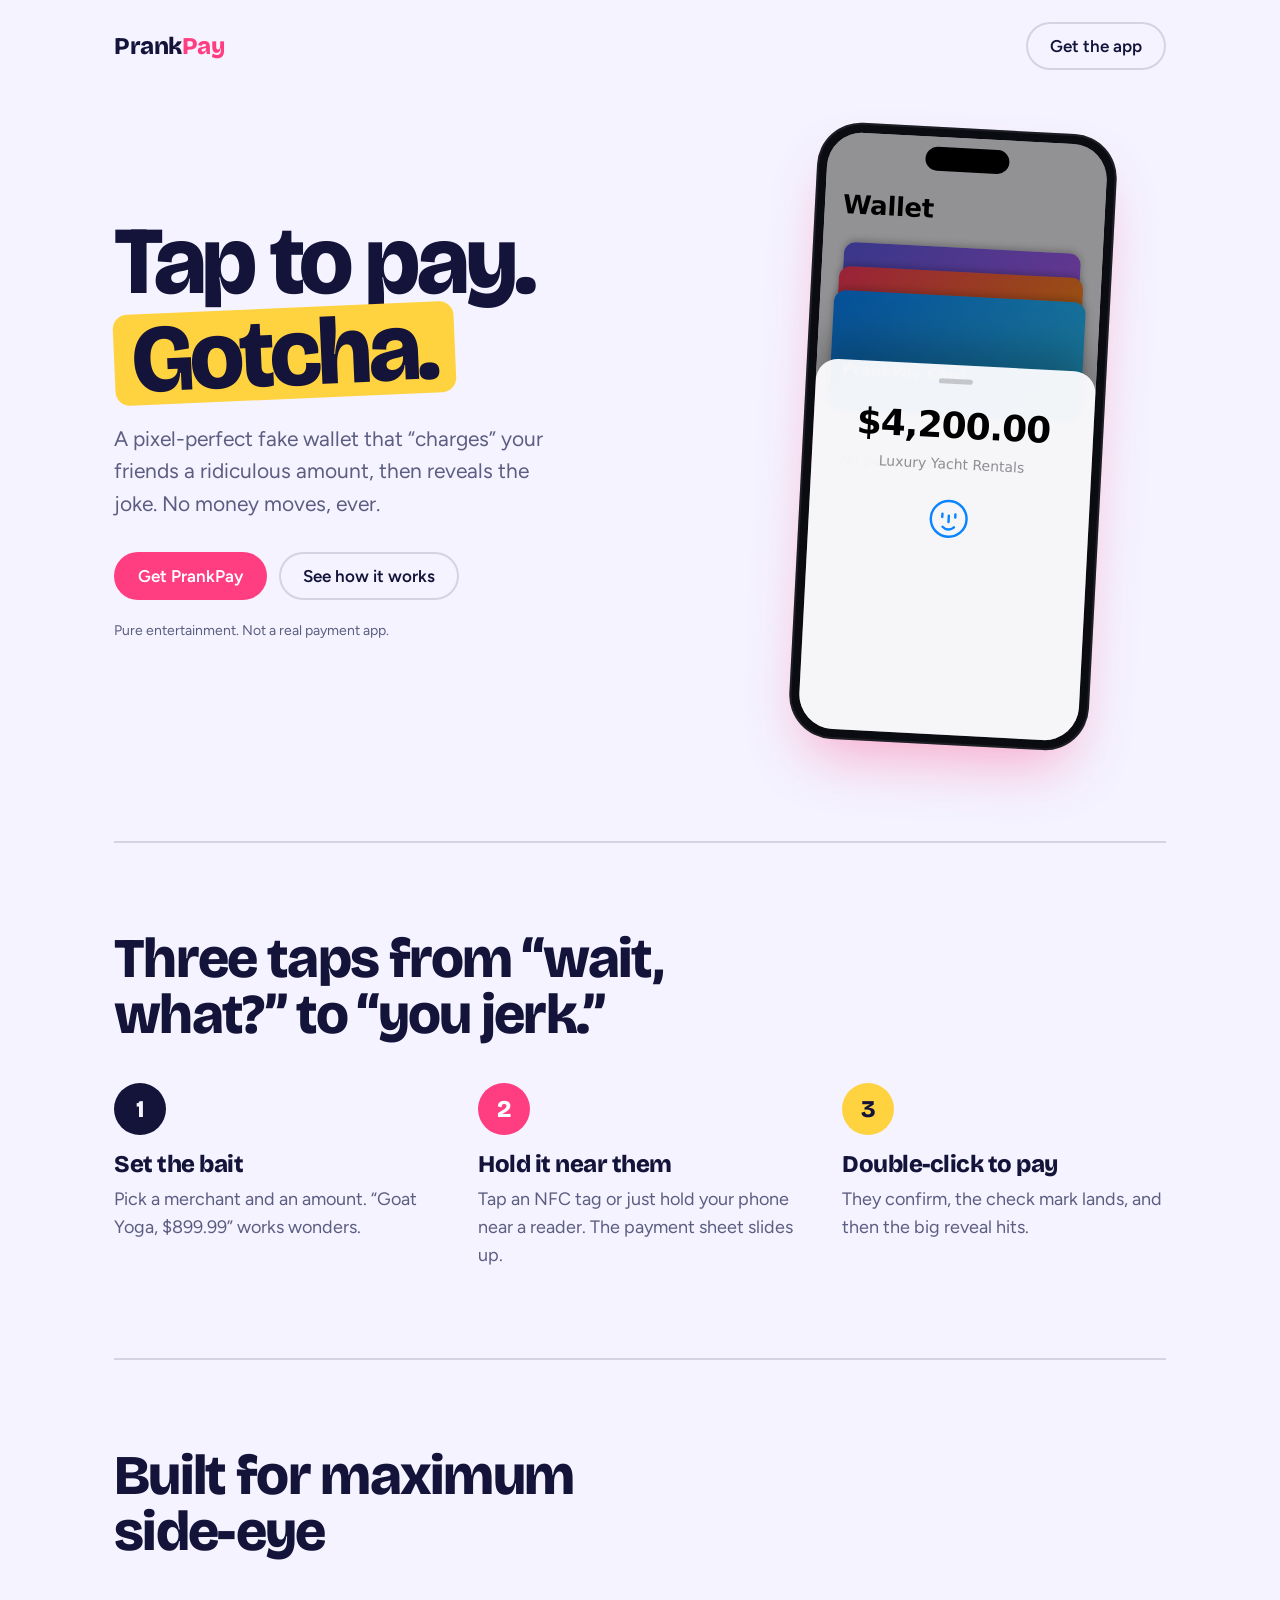
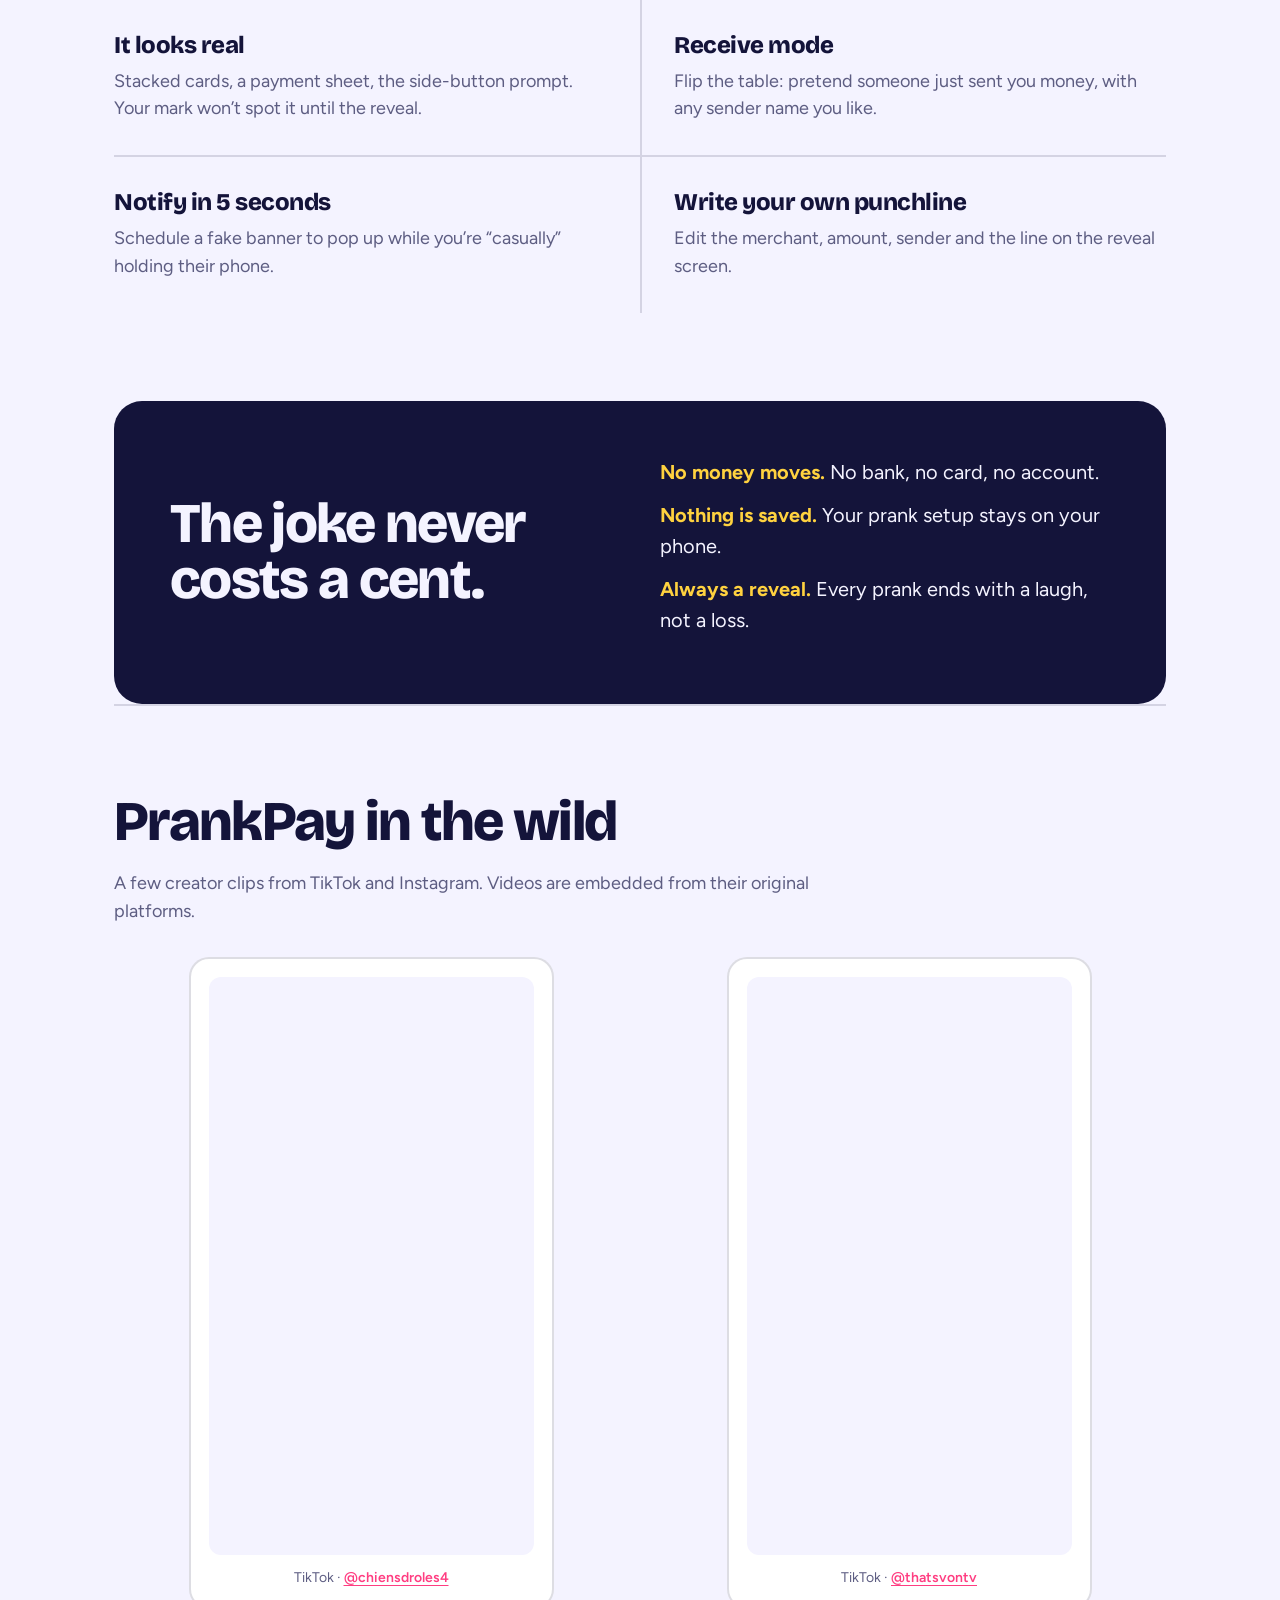
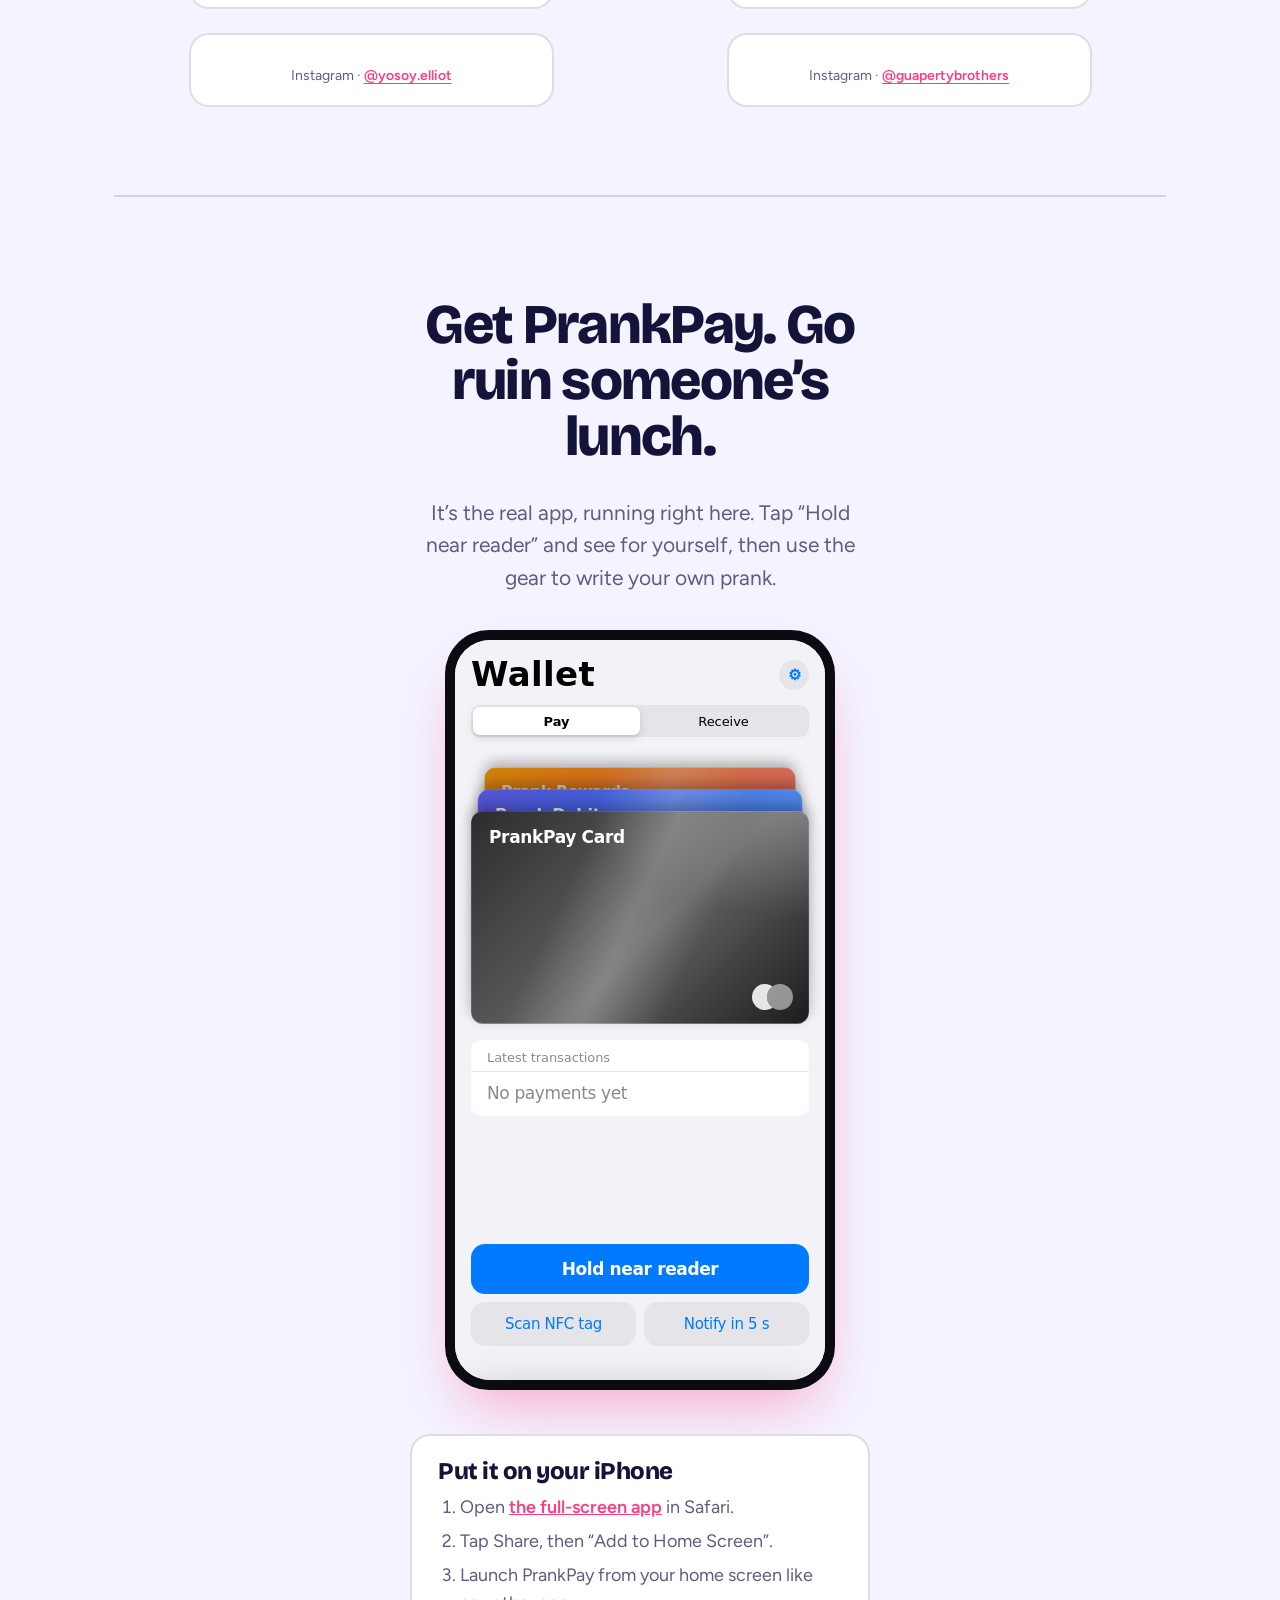
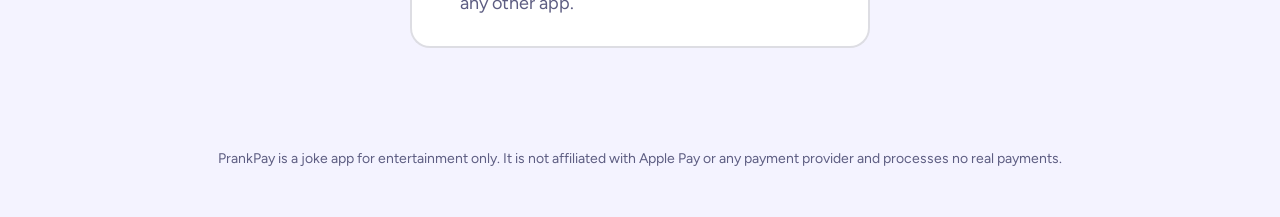
<file: index.html>
<!DOCTYPE html>
<html lang="en">
<head>
<meta charset="utf-8">
<meta name="viewport" content="width=device-width, initial-scale=1, viewport-fit=cover">
<meta name="description" content="Try the viral Apple Pay prank with PrankPay, a fictional wallet for playful reveals. No real payments, cards, or money transfers.">
<meta name="robots" content="index, follow, max-image-preview:large">
<meta name="theme-color" content="#f4f3ff">
<link rel="canonical" href="https://master01x.github.io/ApplePay-Prank/">
<meta property="og:type" content="website">
<meta property="og:site_name" content="PrankPay">
<meta property="og:title" content="PrankPay — Viral Apple Pay Prank">
<meta property="og:description" content="Try the viral Apple Pay prank with PrankPay, a fictional wallet for playful reveals. No real payments or money transfers.">
<meta property="og:url" content="https://master01x.github.io/ApplePay-Prank/">
<meta property="og:image" content="https://master01x.github.io/ApplePay-Prank/icons/social-preview.png">
<meta property="og:image:width" content="1200">
<meta property="og:image:height" content="630">
<meta property="og:image:alt" content="PrankPay — a fictional wallet prank app. No real payments.">
<meta property="og:locale" content="en_US">
<meta name="twitter:card" content="summary_large_image">
<meta name="twitter:title" content="PrankPay — Viral Apple Pay Prank">
<meta name="twitter:description" content="Try the viral Apple Pay prank with PrankPay, a fictional wallet for playful reveals. No real payments or money transfers.">
<meta name="twitter:image" content="https://master01x.github.io/ApplePay-Prank/icons/social-preview.png">
<title>PrankPay — Viral Apple Pay Prank (No Real Payments)</title>
<link rel="icon" href="data:image/svg+xml,%3Csvg xmlns=%27http://www.w3.org/2000/svg%27 viewBox=%270 0 100 100%27%3E%3Ctext y=%27.9em%27 font-size=%2790%27%3E🎭%3C/text%3E%3C/svg%3E">
<link rel="preconnect" href="https://fonts.googleapis.com">
<link rel="preconnect" href="https://fonts.gstatic.com" crossorigin>
<link href="https://fonts.googleapis.com/css2?family=Bricolage+Grotesque:opsz,wght@12..96,500;12..96,800&family=Figtree:wght@400;600&display=swap" rel="stylesheet">
<link rel="stylesheet" href="css/styles.css">
</head>
<body>
<div class="wrap">
<nav><a class="logo" href="#top">Prank<i>Pay</i></a><a class="btn ghost" href="#get">Get the app</a></nav>

<header class="hero" id="top">
<div>
<h1><span>Tap to pay.</span><span><em class="g" style="font-style:normal">Gotcha.</em></span></h1>
<p class="lede">A pixel-perfect fake wallet that “charges” your friends a ridiculous amount, then reveals the joke. No money moves, ever.</p>
<div class="cta"><a class="btn" href="#get">Get PrankPay</a><a class="btn ghost" href="#how">See how it works</a></div>
<p class="fine">Pure entertainment. Not a real payment app.</p>
</div>

<div class="phone" role="img" aria-label="PrankPay demo: a payment sheet appears, a check mark confirms it, then the screen reads You’ve been pranked.">
<div class="screen">
<div class="island"></div>
<div class="s loop">
<h3>Wallet</h3>
<div class="cards"><div class="c"><b>Prank Rewards</b><small>···· 4242</small></div><div class="c"><b>Prank Debit</b><small>···· 1337</small></div><div class="c"><b>PrankPay Card</b><small>···· 0000</small></div></div>
<div class="row"><span>No payments yet</span></div>
<div class="shade"></div>
<div class="sheet"><div class="grab"></div>
<div class="amt">$4,200.00</div><div class="mer">Luxury Yacht Rentals</div>
<div class="fwrap">
<svg class="fid fa" viewBox="0 0 64 64" style="left:calc(50% - 26px)"><circle cx="32" cy="32" r="22"/><path d="M24 26v4M40 26v4M32 28v8M25 42c4 4 10 4 14 0"/></svg>
<svg class="fid ck fb" viewBox="0 0 64 64" style="left:calc(50% - 26px)"><circle cx="32" cy="32" r="22"/><path d="M22 33l8 8 14-16"/></svg>
</div></div>
<div class="s rev"><div class="e">🎭</div><h3>You’ve been pranked</h3><p>No money moved. Nothing was saved.</p></div>
</div>
</div>
</div>
</header>

<section id="how">
<h2>Three taps from “wait, what?” to “you jerk.”</h2>
<ol class="steps">
<li><h3 class="t">Set the bait</h3><p>Pick a merchant and an amount. “Goat Yoga, $899.99” works wonders.</p></li>
<li><h3 class="t">Hold it near them</h3><p>Tap an NFC tag or just hold your phone near a reader. The payment sheet slides up.</p></li>
<li><h3 class="t">Double-click to pay</h3><p>They confirm, the check mark lands, and then the big reveal hits.</p></li>
</ol>
</section>

<section>
<h2>Built for maximum side-eye</h2>
<div class="feat">
<div><h3 class="t">It looks real</h3><p>Stacked cards, a payment sheet, the side-button prompt. Your mark won’t spot it until the reveal.</p></div>
<div><h3 class="t">Receive mode</h3><p>Flip the table: pretend someone just sent you money, with any sender name you like.</p></div>
<div><h3 class="t">Notify in 5 seconds</h3><p>Schedule a fake banner to pop up while you’re “casually” holding their phone.</p></div>
<div><h3 class="t">Write your own punchline</h3><p>Edit the merchant, amount, sender and the line on the reveal screen.</p></div>
</div>
</section>

<section class="rules">
<h2>The joke never costs a cent.</h2>
<div>
<p><b>No money moves.</b> No bank, no card, no account.</p>
<p><b>Nothing is saved.</b> Your prank setup stays on your phone.</p>
<p><b>Always a reveal.</b> Every prank ends with a laugh, not a loss.</p>
</div>
</section>

<section class="clips" id="videos">
<h2>PrankPay in the wild</h2>
<p class="clip-note">A few creator clips from TikTok and Instagram. Videos are embedded from their original platforms.</p>
<div class="clip-grid">
<article class="clip">
<iframe
title="TikTok video by @chiensdroles4"
src="https://www.tiktok.com/player/v1/7507472740027338006?music_info=1&amp;description=1"
width="325"
height="578"
loading="lazy"
referrerpolicy="strict-origin-when-cross-origin"
allow="encrypted-media; picture-in-picture; web-share"
allowfullscreen></iframe>
<p class="clip-caption">TikTok · <a href="https://www.tiktok.com/@chiensdroles4/video/7507472740027338006" target="_blank" rel="noopener noreferrer">@chiensdroles4</a></p>
</article>
<article class="clip">
<iframe
title="TikTok video by @thatsvontv"
src="https://www.tiktok.com/player/v1/7546436187112754446?music_info=1&amp;description=1"
width="325"
height="578"
loading="lazy"
referrerpolicy="strict-origin-when-cross-origin"
allow="encrypted-media; picture-in-picture; web-share"
allowfullscreen></iframe>
<p class="clip-caption">TikTok · <a href="https://www.tiktok.com/@thatsvontv/video/7546436187112754446" target="_blank" rel="noopener noreferrer">@thatsvontv</a></p>
</article>
<article class="clip">
<blockquote class="instagram-media" data-instgrm-permalink="https://www.instagram.com/reel/DZvMX1RRJLQ/?utm_source=ig_embed&amp;utm_campaign=loading" data-instgrm-version="14"></blockquote>
<p class="clip-caption">Instagram · <a href="https://www.instagram.com/reel/DZvMX1RRJLQ/" target="_blank" rel="noopener noreferrer">@yosoy.elliot</a></p>
</article>
<article class="clip">
<blockquote class="instagram-media" data-instgrm-permalink="https://www.instagram.com/reel/DcrB4XEKt9X/?utm_source=ig_embed&amp;utm_campaign=loading" data-instgrm-version="14"></blockquote>
<p class="clip-caption">Instagram · <a href="https://www.instagram.com/reel/DcrB4XEKt9X/" target="_blank" rel="noopener noreferrer">@guapertybrothers</a></p>
</article>
</div>
</section>

<section class="end" id="get">
<h2>Get PrankPay. Go ruin someone’s lunch.</h2>
<p class="lede" style="margin:0 auto 36px;text-align:center">It’s the real app, running right here. Tap “Hold near reader” and see for yourself, then use the gear to write your own prank.</p>
<div class="appframe"><iframe title="PrankPay app" src="app/index.html" allow="vibrate" loading="lazy"></iframe></div>
<div class="install">
<h3 class="t">Put it on your iPhone</h3>
<ol>
<li>Open <a href="app/index.html">the full-screen app</a> in Safari.</li>
<li>Tap Share, then “Add to Home Screen”.</li>
<li>Launch PrankPay from your home screen like any other app.</li>
</ol>
</div>
</section>
<footer>PrankPay is a joke app for entertainment only. It is not affiliated with Apple Pay or any payment provider and processes no real payments.</footer>
</div>
<script async src="https://www.instagram.com/embed.js"></script>
<script type="application/ld+json">
{
  "@context": "https://schema.org",
  "@type": "WebApplication",
  "name": "PrankPay",
  "url": "https://master01x.github.io/ApplePay-Prank/",
  "description": "Try the viral Apple Pay prank with PrankPay, a fictional wallet for entertainment. It does not process payments or transfer money.",
  "applicationCategory": "EntertainmentApplication",
  "operatingSystem": "Web browser, iOS",
  "isAccessibleForFree": true
}
</script>
</body>
</html>
</file>
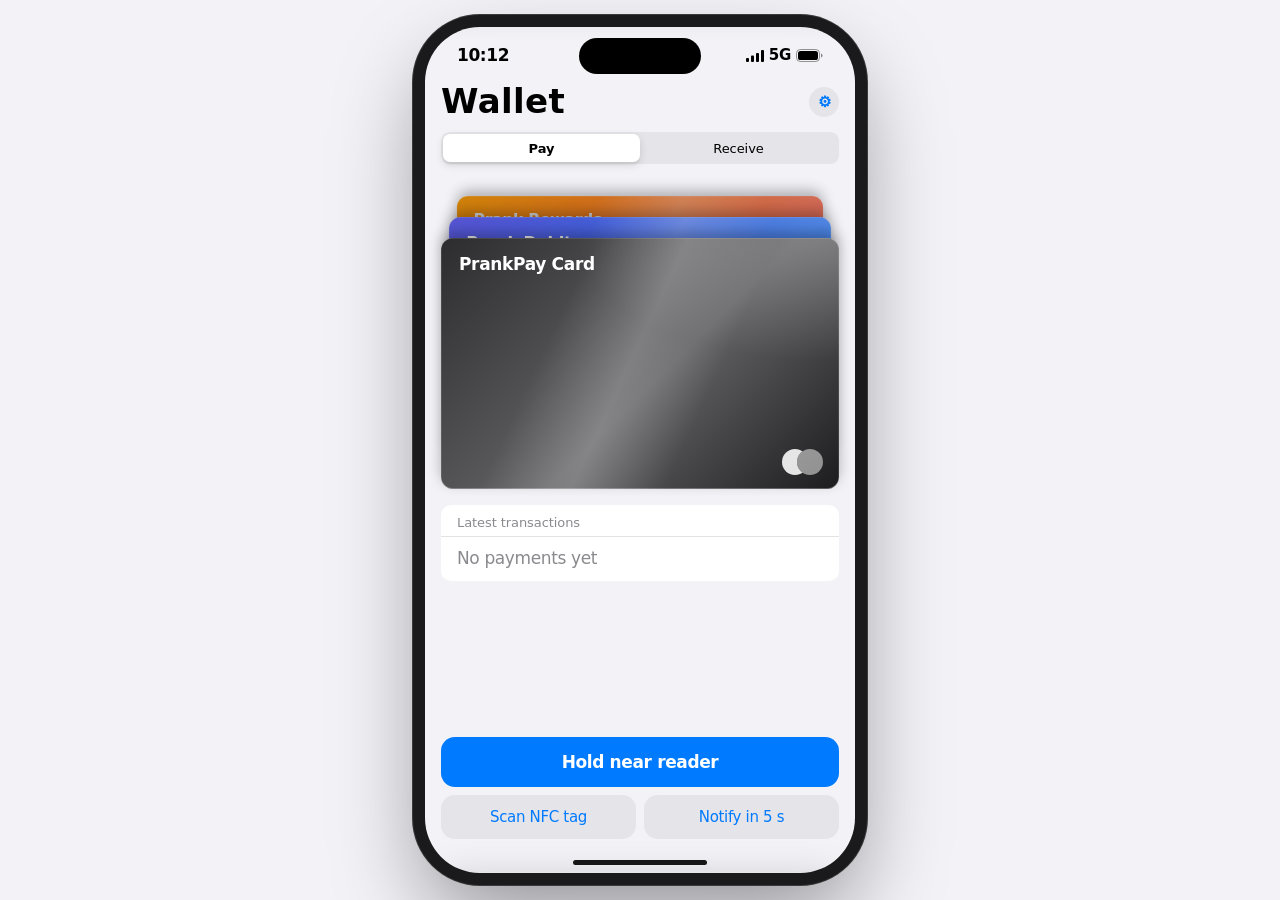
<file: app/index.html>
<!DOCTYPE html>
<html lang="en">
<head>
<meta charset="utf-8">
<meta name="viewport" content="width=device-width, initial-scale=1, viewport-fit=cover">
<meta name="description" content="PrankPay is a fictional wallet prank simulator. No real payments are made.">
<meta name="robots" content="noindex, follow">
<title>PrankPay — Pretend Wallet Simulator</title>
<meta name="apple-mobile-web-app-capable" content="yes">
<meta name="mobile-web-app-capable" content="yes">
<meta name="apple-mobile-web-app-title" content="PrankPay">
<meta name="apple-mobile-web-app-status-bar-style" content="black-translucent">
<meta name="theme-color" content="#ff3d81">
<link rel="apple-touch-icon" href="../icons/apple-touch-icon.png">
<link rel="manifest" href="manifest.webmanifest">

<style>
:root{--bg:#f2f2f7;--card:#fff;--tx:#000;--sub:#8e8e93;--sheet:rgba(250,250,252,.86);--line:rgba(60,60,67,.18);--blue:#0a84ff;--ok:#30d158;--fill:rgba(120,120,128,.16);
box-sizing:border-box;padding-top:env(safe-area-inset-top,0px);padding-bottom:env(safe-area-inset-bottom,0px)}
@media (prefers-color-scheme:dark){:root:not([data-theme="light"]){--bg:#000;--card:#1c1c1e;--tx:#fff;--sub:#98989f;--sheet:rgba(34,34,36,.86);--line:rgba(84,84,88,.5);--fill:rgba(120,120,128,.32)}}
:root[data-theme="dark"]{--bg:#000;--card:#1c1c1e;--tx:#fff;--sub:#98989f;--sheet:rgba(34,34,36,.86);--line:rgba(84,84,88,.5);--fill:rgba(120,120,128,.32)}
*{box-sizing:border-box;-webkit-tap-highlight-color:transparent}
html,body{height:100%;margin:0}
body{background:var(--bg);color:var(--tx);font:17px/1.3 -apple-system,BlinkMacSystemFont,"SF Pro Text","Segoe UI",Roboto,system-ui,sans-serif;display:flex;justify-content:center;overflow:hidden}
#app{position:relative;width:100%;max-width:430px;height:100%;overflow:hidden}
.top{display:flex;justify-content:space-between;align-items:center;padding:14px 20px 0}
.top h1{font-size:34px;font-weight:700;letter-spacing:-.4px;margin:12px 0 0}
.icon{width:32px;height:32px;border-radius:50%;background:var(--fill);border:0;color:var(--tx);font-size:18px;cursor:pointer}
.stack{position:relative;margin:26px 20px 0;height:230px}
.card{position:absolute;left:0;right:0;height:190px;border-radius:14px;padding:18px;color:#fff;box-shadow:0 -2px 10px rgba(0,0,0,.25);display:flex;flex-direction:column;justify-content:space-between}
.card.c1{top:0;transform:scale(.94);opacity:.9}
.card.c2{top:22px;transform:scale(.97)}
.card.c3{top:44px}
.card b{font-size:19px;letter-spacing:.2px}.card small{opacity:.8;font-size:13px;display:block}
.chip{width:36px;height:26px;border-radius:6px;background:linear-gradient(135deg,#f5d98b,#b8913a)}
.list{margin:20px 20px 0;background:var(--card);border-radius:12px;overflow:hidden}
.row{display:flex;justify-content:space-between;align-items:center;padding:13px 16px;border-top:.5px solid var(--line)}
.row:first-child{border-top:0}.row span{color:var(--sub)}
.actions{position:absolute;left:20px;right:20px;bottom:calc(20px + env(safe-area-inset-bottom,0px));display:grid;gap:10px}
.btn{border:0;border-radius:14px;padding:15px;font-weight:600;font-size:17px;font-family:inherit;background:var(--blue);color:#fff;cursor:pointer;transition:transform .12s}
.btn:active{transform:scale(.97)}.btn.alt{background:var(--fill);color:var(--blue)}
.scr{position:absolute;inset:0;display:none}.scr.on{display:block}
/* detect */
#detect{background:var(--bg);text-align:center}
.rings{position:relative;width:200px;height:200px;margin:22vh auto 28px}
.rings i{position:absolute;inset:0;border-radius:50%;border:2px solid var(--blue);opacity:0;animation:ring 1.8s ease-out infinite}
.rings i:nth-child(2){animation-delay:.6s}.rings i:nth-child(3){animation-delay:1.2s}
.rings svg{position:absolute;inset:60px;width:80px;height:80px}
@keyframes ring{0%{transform:scale(.4);opacity:.9}100%{transform:scale(1.15);opacity:0}}
/* sheet */
#shade{position:absolute;inset:0;background:rgba(0,0,0,.4);opacity:0;pointer-events:none;transition:opacity .35s}
#shade.on{opacity:1;pointer-events:auto}
#sheet{position:absolute;left:0;right:0;bottom:0;border-radius:22px 22px 0 0;background:var(--sheet);backdrop-filter:blur(30px) saturate(1.8);-webkit-backdrop-filter:blur(30px) saturate(1.8);padding:8px 20px calc(24px + env(safe-area-inset-bottom,0px));transform:translateY(105%);transition:transform .5s cubic-bezier(.2,.9,.25,1.05)}
#sheet.on{transform:none}
.grab{width:36px;height:5px;border-radius:3px;background:var(--line);margin:0 auto 14px}
.sh-h{display:flex;justify-content:space-between;align-items:center;font-weight:600}
.sh-h .x{color:var(--blue);font-weight:400}
.amt{font-size:44px;font-weight:700;letter-spacing:-1px;text-align:center;margin:18px 0 4px}
.mer{text-align:center;color:var(--sub);margin-bottom:16px}
.pay{background:var(--card);border-radius:12px;overflow:hidden;margin-bottom:18px}
.mini{width:38px;height:26px;border-radius:5px;background:linear-gradient(135deg,#5e5ce6,#0a84ff);flex:none}
.l{display:flex;align-items:center;gap:12px}
.auth{display:flex;flex-direction:column;align-items:center;gap:8px;min-height:110px;justify-content:center}
.fid{width:64px;height:64px;stroke:var(--blue);fill:none;stroke-width:3;stroke-linecap:round}
.scan .fid{animation:pulse .9s ease-in-out infinite}
@keyframes pulse{50%{opacity:.35;transform:scale(.92)}}
.ck{stroke:var(--ok);stroke-dasharray:60;stroke-dashoffset:60;transition:stroke-dashoffset .5s .1s}
.done .ck{stroke-dashoffset:0}
.hint{color:var(--sub);font-size:15px}
.side{position:absolute;right:0;top:36%;width:10px;height:86px;border-radius:5px 0 0 5px;background:var(--blue);opacity:0;border:0;cursor:pointer}
.side.on{opacity:1;animation:blink 1.1s infinite}
@keyframes blink{50%{opacity:.35}}
/* reveal */
#reveal{background:var(--bg);text-align:center;padding:16vh 28px 0}
#reveal .big{font-size:76px}
#reveal h2{font-size:30px;margin:10px 0 8px;letter-spacing:-.3px}
#reveal p{color:var(--sub);margin:6px 0}
/* banner */
#banner{position:absolute;left:10px;right:10px;top:calc(10px + env(safe-area-inset-top,0px));background:var(--sheet);backdrop-filter:blur(30px);-webkit-backdrop-filter:blur(30px);border-radius:20px;padding:12px 14px;display:flex;gap:12px;box-shadow:0 8px 30px rgba(0,0,0,.25);transform:translateY(-160%);transition:transform .5s cubic-bezier(.2,.9,.25,1.05);z-index:9;cursor:pointer}
#banner.on{transform:none}
.app{width:38px;height:38px;border-radius:9px;background:linear-gradient(135deg,#ff9f0a,#ff375f);flex:none}
#banner b{display:block;font-size:15px}#banner span{font-size:15px;color:var(--sub)}
/* editor */
#edit{background:var(--bg);padding:20px}
#edit label{display:block;color:var(--sub);font-size:13px;margin:16px 0 6px}
#edit input{width:100%;border:0;border-radius:10px;background:var(--card);color:var(--tx);padding:12px;font:inherit}
#toast{position:absolute;left:50%;bottom:110px;transform:translateX(-50%);background:var(--fill);backdrop-filter:blur(20px);padding:9px 16px;border-radius:20px;font-size:14px;opacity:0;transition:opacity .3s;pointer-events:none;z-index:9;white-space:nowrap}
#toast.on{opacity:1}
.card.c1{z-index:1}.card.c2{z-index:2}.card.c3{z-index:3}
.card{transition:top .45s cubic-bezier(.2,.9,.25,1),transform .45s cubic-bezier(.2,.9,.25,1),opacity .45s;cursor:pointer}
.card::after{content:"";position:absolute;inset:0;border-radius:14px;background:linear-gradient(115deg,transparent 30%,rgba(255,255,255,.22) 48%,transparent 66%);pointer-events:none}
.seg{display:flex;margin:14px 20px 0;padding:2px;border-radius:9px;background:var(--fill)}
.seg button{flex:1;border:0;background:none;color:var(--tx);font-weight:600;font-size:13px;font-family:inherit;padding:7px;border-radius:7px;cursor:pointer;transition:background .25s}
.seg .on{background:var(--card);box-shadow:0 1px 3px rgba(0,0,0,.18)}
.two{display:grid;grid-template-columns:1fr 1fr;gap:10px}
.tx{gap:12px;justify-content:flex-start}
.av{width:36px;height:36px;border-radius:50%;background:var(--fill);display:grid;place-items:center;font-weight:600;flex:none}
.tx .nm{flex:1;min-width:0}.tx small{display:block;color:var(--sub);font-size:13px}
.tx em{font-style:normal;font-weight:600}.tx em.in{color:var(--ok)}
.hd{font-weight:600;font-size:20px;padding:14px 16px 6px;letter-spacing:-.2px}
button:focus-visible{outline:2px solid var(--blue);outline-offset:2px}
#reveal .big{animation:pop .6s cubic-bezier(.2,1.6,.4,1)}
@keyframes pop{0%{transform:scale(.3);opacity:0}100%{transform:none;opacity:1}}
.status{display:none;justify-content:space-between;padding:14px 28px 0;font-weight:600;font-size:15px;position:absolute;left:0;right:0;top:0;z-index:5;pointer-events:none}
@media (min-width:520px) and (min-height:700px){body{align-items:center}#app{height:min(880px,94vh);border-radius:46px;box-shadow:0 0 0 9px #111,0 30px 80px rgba(0,0,0,.35);background:var(--bg)}.status{display:flex}.scr{top:40px}}
/* receive */
.ribbon{position:absolute;top:calc(14px + env(safe-area-inset-top,0px));left:50%;transform:translateX(-50%);background:var(--fill);padding:6px 14px;border-radius:16px;font-size:13px;color:var(--sub);white-space:nowrap}
#got{background:var(--bg);text-align:center}
#got .fid{width:96px;height:96px;stroke:var(--ok);margin-bottom:18px}
#got .amt{color:var(--ok);font-size:56px}
/* ===== iOS refinement layer ===== */
:root{--bg:#f2f2f7;--card:#fff;--sheet:rgba(246,246,248,.78);--line:rgba(60,60,67,.29);--sep:rgba(60,60,67,.14);--blue:#007aff;--ok:#34c759;--red:#ff3b30;--fill:rgba(120,120,128,.12);--sub:rgba(60,60,67,.6)}
@media (prefers-color-scheme:dark){:root:not([data-theme="light"]){--bg:#000;--card:#1c1c1e;--sheet:rgba(44,44,46,.72);--line:rgba(84,84,88,.65);--sep:rgba(84,84,88,.45);--blue:#0a84ff;--ok:#30d158;--fill:rgba(120,120,128,.24);--sub:rgba(235,235,245,.6)}}
:root[data-theme="dark"]{--bg:#000;--card:#1c1c1e;--sheet:rgba(44,44,46,.72);--line:rgba(84,84,88,.65);--sep:rgba(84,84,88,.45);--blue:#0a84ff;--ok:#30d158;--fill:rgba(120,120,128,.24);--sub:rgba(235,235,245,.6)}
body{font:17px/1.294 -apple-system,BlinkMacSystemFont,"SF Pro Text","SF Pro Display",system-ui,"Segoe UI",Roboto,sans-serif;-webkit-font-smoothing:antialiased;letter-spacing:-.022em;-webkit-user-select:none;user-select:none}
.top{padding:calc(54px + env(safe-area-inset-top,0px)) 16px 0}
.top h1{font-size:34px;line-height:41px;font-weight:700;letter-spacing:.37px;margin:0}
.icon{width:30px;height:30px;font-size:15px;font-weight:600;color:var(--blue);display:grid;place-items:center;padding:0;transition:opacity .15s}
.icon:active{opacity:.4}
.seg{margin:10px 16px 0;padding:2px;border-radius:8.91px;height:32px}
.seg button{font-size:13px;font-weight:500;letter-spacing:-.08px;padding:0;border-radius:6.93px;position:relative}
.seg .on{background:var(--card);box-shadow:0 3px 8px rgba(0,0,0,.12),0 3px 1px rgba(0,0,0,.04);font-weight:600}
@media (prefers-color-scheme:dark){:root:not([data-theme="light"]) .seg .on{background:#636366}}
.stack{margin:22px 16px 0;height:236px}
.card{height:auto;aspect-ratio:1.586;border-radius:12px;padding:16px 18px;box-shadow:0 -1px 0 rgba(255,255,255,.18) inset,0 -6px 14px rgba(0,0,0,.28);overflow:hidden}
.card.c1{top:0;transform:scale(.92);opacity:1;filter:brightness(.82)}
.card.c2{top:26px;transform:scale(.96);filter:brightness(.92)}
.card.c3{top:52px}
.card::before{content:"";position:absolute;inset:0;background:radial-gradient(120% 90% at 100% 0,rgba(255,255,255,.22),transparent 55%);pointer-events:none}
.card b{font-size:17px;font-weight:600;letter-spacing:-.02em;text-shadow:0 1px 2px rgba(0,0,0,.2)}
.card small{font-size:13px;letter-spacing:.04em;opacity:.85;margin-top:2px}
.chip{width:40px;height:30px;border-radius:6px;background:linear-gradient(135deg,#f6dd9c,#c49a45);box-shadow:inset 0 0 0 .5px rgba(0,0,0,.25)}
.list{margin:16px 16px 0;border-radius:10px;box-shadow:none}
.row{padding:11px 16px;min-height:44px;border-top:.5px solid var(--sep)}
.hd{font-size:13px;font-weight:400;color:var(--sub);letter-spacing:-.08px;padding:10px 16px 4px;text-transform:none}
.tx{padding:8px 16px}
.av{width:40px;height:40px;background:linear-gradient(180deg,#a5a5ab,#8e8e93);color:#fff;font-size:17px;font-weight:600}
.tx .nm b{font-size:17px;font-weight:600}
.tx small{font-size:13px;letter-spacing:-.08px}
.tx em{font-size:17px;font-weight:400}
.tx em.in{color:var(--ok)}
.actions{left:16px;right:16px;bottom:calc(34px + env(safe-area-inset-bottom,0px));gap:8px}
.btn{border-radius:14px;min-height:50px;padding:0 16px;font-size:17px;font-weight:600;letter-spacing:-.022em;transition:transform .2s cubic-bezier(.2,.8,.2,1),opacity .2s}
.btn:active{transform:scale(.97);opacity:.8}
.btn.alt{background:var(--fill);color:var(--blue);font-weight:500;min-height:44px;font-size:15px}
.two{gap:8px}
/* sheet */
#shade{background:rgba(0,0,0,.32);transition:opacity .4s ease}
#sheet{border-radius:38px 38px 0 0;background:var(--sheet);backdrop-filter:blur(50px) saturate(2);-webkit-backdrop-filter:blur(50px) saturate(2);padding:10px 20px calc(34px + env(safe-area-inset-bottom,0px));box-shadow:0 -1px 0 rgba(255,255,255,.35) inset,0 -10px 40px rgba(0,0,0,.18);transition:transform .55s cubic-bezier(.32,.72,0,1)}
.grab{width:36px;height:5px;background:rgba(60,60,67,.3);margin:0 auto 12px}
.sh-h{font-size:17px;font-weight:600;justify-content:center;position:relative;min-height:28px}
.sh-h .x{position:absolute;right:0;font-weight:400;cursor:pointer}
.amt{font-size:48px;line-height:56px;font-weight:700;letter-spacing:-.03em;margin:20px 0 2px;font-variant-numeric:tabular-nums}
.mer{font-size:15px;margin-bottom:18px}
.pay{border-radius:12px}
.pay .row{padding:12px 16px}
.mini{width:42px;height:27px;border-radius:5px;box-shadow:inset 0 0 0 .5px rgba(0,0,0,.2)}
.auth{min-height:132px;gap:10px}
.fid{width:60px;height:60px;stroke-width:2.6}
.auth .hint{font-size:15px;color:var(--sub)}
.side{width:6px;height:96px;top:30%;border-radius:3px 0 0 3px;background:linear-gradient(90deg,var(--blue),#5ac8fa)}
/* detect + receive */
.rings i{border-width:1.5px}
#detect h2,#recv .hint{letter-spacing:-.022em}
#detect h2{font-size:22px;font-weight:600;margin:0 0 6px}
.ribbon{font-size:12px;background:var(--fill)}
#got .amt{font-size:64px;line-height:72px}
/* reveal */
#reveal{padding:20vh 32px 0}
#reveal h2{font-size:28px;line-height:34px;font-weight:700;letter-spacing:.36px}
#reveal p{font-size:17px;color:var(--sub)}
/* banner = iOS notification */
#banner{border-radius:24px;padding:12px 14px;gap:10px;align-items:center;top:calc(8px + env(safe-area-inset-top,0px));box-shadow:0 8px 28px rgba(0,0,0,.2),0 0 0 .5px rgba(0,0,0,.08);transition:transform .55s cubic-bezier(.32,.72,0,1)}
.app{width:38px;height:38px;border-radius:9px}
#banner b{font-size:15px;font-weight:600}#banner span{font-size:15px;color:var(--tx);opacity:.8;display:block}
/* editor */
#edit{padding:0 16px}
#edit .top{padding:calc(54px + env(safe-area-inset-top,0px)) 0 0!important}
#edit label{font-size:13px;margin:22px 16px 6px}
#edit input{border-radius:10px;padding:11px 16px;font-size:17px;min-height:44px;user-select:text;-webkit-user-select:text}
#edit input:focus{outline:2px solid var(--blue);outline-offset:-2px}
#toast{background:var(--sheet);backdrop-filter:blur(30px) saturate(1.8);-webkit-backdrop-filter:blur(30px) saturate(1.8);box-shadow:0 4px 20px rgba(0,0,0,.15);font-weight:500;bottom:150px}
/* device frame: dynamic island, status bar, home indicator */
.island,.homebar{position:absolute;left:50%;transform:translateX(-50%);z-index:20;pointer-events:none}
.island{top:11px;width:122px;height:36px;border-radius:20px;background:#000;display:none}
.homebar{bottom:8px;width:134px;height:5px;border-radius:3px;background:var(--tx);opacity:.9;z-index:30}
.status{padding:18px 32px 0;font-size:17px;font-weight:600;letter-spacing:-.4px;z-index:21}
.status span:last-child{font-size:13px;letter-spacing:1px}
@media (min-width:520px) and (min-height:700px){
 #app{border-radius:55px;box-shadow:0 0 0 12px #1a1a1c,0 0 0 13px #3a3a3c,0 40px 90px rgba(0,0,0,.4)}
 .island{display:block}.scr{top:0}
}
@media (max-width:519px),(max-height:699px){.homebar{display:none}.top{padding-top:calc(14px + env(safe-area-inset-top,0px))}#edit .top{padding-top:calc(14px + env(safe-area-inset-top,0px))!important}}
/* status bar right cluster */
.sb-r{display:flex;align-items:center;gap:5px;letter-spacing:0}
.sb-r b{font-size:15px;font-weight:600;letter-spacing:-.3px}
.status{align-items:center}
/* iOS notification */
#banner{left:8px;right:8px;gap:12px;align-items:flex-start;padding:13px 16px;border-radius:26px;background:var(--sheet);backdrop-filter:blur(40px) saturate(1.8);-webkit-backdrop-filter:blur(40px) saturate(1.8)}
#banner .app{position:relative;width:40px;height:40px;border-radius:9px;background:linear-gradient(180deg,#ff6a5c,#ff375f 60%,#d6204a);display:grid;place-items:center;box-shadow:inset 0 0 0 .5px rgba(255,255,255,.25)}
#banner .app i{width:22px;height:15px;border-radius:3px;background:#fff;box-shadow:0 -4px 0 -1px rgba(255,255,255,.55);display:block}
#banner .bt{flex:1;min-width:0}
#banner .bh{display:flex;justify-content:space-between;align-items:baseline;gap:8px}
#banner b{display:inline;font-size:15px;font-weight:600;letter-spacing:-.24px;color:var(--tx)}
#banner em{font-style:normal;font-size:13px;color:var(--sub);flex:none}
#banner span{font-size:15px;line-height:20px;letter-spacing:-.24px;color:var(--tx);opacity:.92;margin-top:1px}
.ribbon{top:calc(14px + env(safe-area-inset-top,0px))}
@media (min-width:520px) and (min-height:700px){#banner{top:58px;transform:translateY(-220%)}#banner.on{transform:none}.ribbon{top:60px}}
.stack{height:calc((min(100vw,430px) - 32px)/1.586 + 52px)}
.scr.on{animation:scrin .28s ease-out}@keyframes scrin{from{opacity:0}to{opacity:1}}
.rings svg{stroke:var(--blue)}
.k1{background:linear-gradient(135deg,#ff9f0a,#ff375f)}
.k2{background:linear-gradient(135deg,#5e5ce6,#0a84ff)}
.k3{background:linear-gradient(135deg,#2c2c2e,#636366 55%,#1c1c1e)}
.card{transition:top .45s cubic-bezier(.2,.9,.25,1),transform .45s cubic-bezier(.2,.9,.25,1),filter .45s}
.cl{position:absolute;top:16px;right:18px;width:24px;height:24px;opacity:.9;background:url("data:image/svg+xml,%3Csvg xmlns='http://www.w3.org/2000/svg' viewBox='0 0 24 24' fill='none' stroke='white' stroke-width='2' stroke-linecap='round'%3E%3Cpath d='M8 7c2.5 3 2.5 7 0 10M12 4c4.5 5 4.5 11 0 16M16 1.5c6 7 6 14 0 21'/%3E%3C/svg%3E") center/contain no-repeat}
.net{position:absolute;right:18px;bottom:16px;width:26px;height:26px;border-radius:50%;background:rgba(255,255,255,.5);box-shadow:-15px 0 0 rgba(255,255,255,.88)}
/* card details */
#cdet{background:var(--bg);overflow:auto}
#cdet .top{display:block}
#cd-back{width:auto;height:auto;background:none;font-size:17px;font-weight:400;margin:0 0 6px -4px;padding:4px}
.cd-art{position:relative;margin:16px 16px 0;aspect-ratio:1.586;max-height:210px;border-radius:12px;padding:16px 18px;color:#fff;display:flex;flex-direction:column;justify-content:space-between;overflow:hidden;box-shadow:0 8px 24px rgba(0,0,0,.25)}
.cd-art b{font-size:17px;font-weight:600}.cd-art small{display:block;font-size:13px;letter-spacing:.04em;opacity:.85}
.cd-g{margin:22px 16px 0}.cd-g .hd{padding-left:16px}
.cd-g .list{margin:0}
.cd-red{color:var(--red);justify-content:center;cursor:pointer;font-weight:400}
.pat{position:absolute;inset:0;z-index:-1;pointer-events:none;opacity:.13;background:repeating-linear-gradient(135deg,#fff 0 1px,transparent 1px 7px),radial-gradient(circle at 85% 120%,#fff,transparent 60%)}
.cd-art{isolation:isolate}
.wm{position:absolute;top:20px;left:68px;font:italic 700 13px/1 -apple-system,system-ui,sans-serif;letter-spacing:.02em;opacity:.88;text-shadow:0 1px 2px rgba(0,0,0,.25)}
.card small,.cd-art small{font-variant-numeric:tabular-nums;text-shadow:0 1px 0 rgba(0,0,0,.22)}
small.hl{font-size:10.5px;letter-spacing:.12em;text-transform:uppercase;opacity:.72;margin-top:6px}
.card{box-shadow:0 -1px 0 rgba(255,255,255,.18) inset,0 0 0 .5px rgba(255,255,255,.22) inset,0 -6px 14px rgba(0,0,0,.28)}
/* Wallet-style faces: issuer name top-left, network mark bottom-right, nothing else */
.card .chip,.card .cl,.card .wm,.card .pat,.cd-art .chip,.cd-art .cl,.cd-art .wm,.cd-art .pat,.card small,.cd-art small{display:none}
.card>div:last-child,.cd-art>div:last-child{position:absolute;left:18px;top:16px}
.card b,.cd-art b{font-size:17px;font-weight:600;letter-spacing:-.02em;text-shadow:none}
.net{right:16px;bottom:14px}
@media (prefers-reduced-motion:reduce){*{animation:none!important;transition-duration:.01s!important}}
</style>
</head>
<body>
<div id="app">
<div class="status"><span id="clk">9:41</span><span class="sb-r" aria-hidden="true"><svg width="18" height="12" viewBox="0 0 18 12" fill="currentColor"><rect x="0" y="8" width="3" height="4" rx=".9"/><rect x="5" y="5.5" width="3" height="6.5" rx=".9"/><rect x="10" y="3" width="3" height="9" rx=".9"/><rect x="15" y="0" width="3" height="12" rx=".9"/></svg><b>5G</b><svg width="27" height="13" viewBox="0 0 27 13" fill="none"><rect x=".5" y=".5" width="23" height="12" rx="3.8" stroke="currentColor" opacity=".4"/><rect x="2" y="2" width="20" height="9" rx="2.6" fill="currentColor"/><path d="M25 4.5v4c.8-.3 1.5-1.1 1.5-2s-.7-1.7-1.5-2z" fill="currentColor" opacity=".45"/></svg></span></div>
<div class="island"></div><div class="homebar"></div>

<div id="banner" role="button"><div class="app"><i></i></div><div class="bt"><div class="bh"><b id="bn-t">Wallet</b><em>now</em></div><span id="bn-b"></span></div></div>

<!-- home -->
<section class="scr on" id="home">
  <div class="top"><h1>Wallet</h1><div style="display:flex;gap:8px"><button class="icon" id="gear" aria-label="Edit prank">⚙︎</button></div></div>
  <div class="seg"><button class="on" id="sg-p">Pay</button><button id="rcv">Receive</button></div>
  <div class="stack"><div class="card c1 k1"><i class="pat"></i><div class="chip"></div><span class="wm">PrankPay</span><i class="cl"></i><i class="net"></i><div><b>Prank Rewards</b><small>···· 4242</small><small class="hl">Imaginary Holder · 12/29</small></div></div>
    <div class="card c2 k2"><i class="pat"></i><div class="chip"></div><span class="wm">PrankPay</span><i class="cl"></i><i class="net"></i><div><b>Prank Debit</b><small>···· 1337</small><small class="hl">Imaginary Holder · 03/28</small></div></div>
    <div class="card c3 k3"><i class="pat"></i><div class="chip"></div><span class="wm">PrankPay</span><i class="cl"></i><i class="net"></i><div><b>PrankPay Card</b><small>···· 0000</small><small class="hl">Imaginary Holder · 09/30</small></div></div></div>
  <div class="list" id="txl"><div class="hd">Latest transactions<span id="last" hidden></span></div><div class="row" id="none"><span>No payments yet</span></div></div>
  <div class="actions">
    <button class="btn" id="sim">Hold near reader</button>
    <div class="two"><button class="btn alt" id="nfc">Scan NFC tag</button>
    <button class="btn alt" id="note">Notify in 5 s</button></div>
  </div>
</section>

<!-- detect -->
<section class="scr" id="detect">
  <div class="rings"><i></i><i></i><i></i>
    <svg viewBox="0 0 64 64" fill="none" stroke="#0a84ff" stroke-width="4" stroke-linecap="round"><path d="M20 18c8 8 8 20 0 28M30 12c12 12 12 28 0 40M40 6c16 16 16 36 0 52"/></svg></div>
  <h2>Hold near reader</h2><p class="hint">Keep your iPhone close to the contactless reader.</p>
</section>

<!-- reveal -->
<section class="scr" id="reveal">
  <div class="big">🎭</div><h2>You’ve been pranked</h2>
  <p id="rv-line"></p><p>No money moved. Nothing was saved.</p>
  <div class="actions"><button class="btn" id="again">Run it again</button><button class="btn alt" id="rhome">Back to wallet</button></div>
</section>

<!-- receive -->
<section class="scr" id="recv">
  <div class="top"><h1>Receive</h1><button class="icon" id="rback" aria-label="Back">✕</button></div>
  <div class="rings" style="margin-top:10vh"><i></i><i></i><i></i>
    <svg viewBox="0 0 64 64" fill="none" stroke="#0a84ff" stroke-width="4" stroke-linecap="round"><path d="M20 18c8 8 8 20 0 28M30 12c12 12 12 28 0 40M40 6c16 16 16 36 0 52"/></svg></div>
  <p class="hint" style="text-align:center;padding:0 28px">Ready to receive. Have someone tap their phone here.</p>
  <div class="actions"><button class="btn" id="rsim">Simulate incoming</button><button class="btn alt" id="rnfc">Listen for NFC tag</button><button class="btn alt" id="rtimer">Incoming in 5 s</button></div>
</section>
<section class="scr" id="got">
  <div class="ribbon">PrankPay · prank, not real money</div>
  <div id="gck" style="padding-top:20vh"><svg class="fid" viewBox="0 0 64 64"><circle cx="32" cy="32" r="28"/><path class="ck" d="M20 33l9 10 16-20"/></svg></div>
  <div class="hint">Received from</div><div id="g-s" style="font-size:22px;font-weight:600"></div>
  <div class="amt" id="g-a"></div><div class="hint">Added to PrankPay Cash</div>
</section>

<!-- editor -->
<section class="scr" id="edit">
  <div class="top" style="padding:0"><h1 style="margin:0;font-size:28px">Prank setup</h1></div>
  <label for="f-m">Merchant</label><input id="f-m" maxlength="32">
  <label for="f-a">Amount</label><input id="f-a" maxlength="10">
  <label for="f-r">Result line</label><input id="f-r" maxlength="60">
  <label for="f-s">Sender name (receive mode)</label><input id="f-s" maxlength="32">
  <div class="actions"><button class="btn" id="save">Save</button></div>
</section>

<section class="scr" id="cdet">
  <div class="top"><button class="icon" id="cd-back">‹ Wallet</button><h1 id="cd-t"></h1></div>
  <div class="cd-art" id="cd-art"><i class="pat"></i><div class="chip"></div><span class="wm">PrankPay</span><i class="cl"></i><i class="net"></i><div><b id="cd-n"></b><small id="cd-s"></small><small class="hl">Imaginary Holder · valid thru 12/29</small></div></div>
  <div class="cd-g"><div class="hd">Card information</div><div class="list">
    <div class="row">Type<span id="cd-ty"></span></div>
    <div class="row">Card Number<span id="cd-c"></span></div>
    <div class="row">Device Account Number<span id="cd-d"></span></div>
    <div class="row">Contactless Payments<span>On</span></div>
    <div class="row">Billing Address<span>1 Prank Loop</span></div></div></div>
  <div class="cd-g"><div class="list"><div class="row cd-red" id="cd-rm">Remove This Card</div></div></div>
</section>
<div id="shade"></div>
<button class="side" id="side" aria-label="Double-click side button"></button>
<div id="sheet" role="dialog" aria-label="Payment">
  <div class="grab"></div>
  <div class="sh-h"><span>Pay</span><span class="x" id="cancel">Cancel</span></div>
  <div class="amt" id="s-a"></div><div class="mer" id="s-m"></div>
  <div class="pay"><div class="row l"><div class="mini" id="pc-m"></div><div style="flex:1"><span id="pc-n" style="color:var(--tx)">PrankPay Card</span><br><span id="pc-d" style="font-size:14px">···· 0000</span></div></div></div>
  <div class="auth" id="auth">
    <svg class="fid" id="fid" viewBox="0 0 64 64"><path d="M8 22V12a4 4 0 014-4h10M42 8h10a4 4 0 014 4v10M56 42v10a4 4 0 01-4 4H42M22 56H12a4 4 0 01-4-4V42"/><path d="M24 24v6M40 24v6M32 26v8h-3M23 43c5 5 13 5 18 0"/><path class="ck" d="M20 33l9 10 16-20" style="display:none"/></svg>
    <div class="hint" id="auth-t">Double Click to Pay</div>
  </div>
</div>
<div id="toast"></div>
</div>

<script>
(function(){
var $=function(i){return document.getElementById(i)};
var S={m:"Corner Café",a:"4.99",r:"Charged: 1 Unlimited Hug",s:"Your Imaginary Uncle"};
var gT,gFin,lastTap=0,busy=false,scanning=false,rtok=0,taps=0,tapT=null,mode="pay";
function show(id){["home","detect","reveal","edit","recv","got","cdet"].forEach(function(s){$(s).classList.toggle("on",s===id)})}
function buzz(p){try{navigator.vibrate&&navigator.vibrate(p)}catch(e){}}
function toast(t){var e=$("toast");e.textContent=t;e.classList.add("on");setTimeout(function(){e.classList.remove("on")},2200)}
function sheet(on){$("sheet").classList.toggle("on",on);$("shade").classList.toggle("on",on);$("side").classList.toggle("on",on&&!busy)}
function payCard(){var f=document.querySelector(".card.c3");$("pc-n").textContent=f.querySelector("b").textContent;$("pc-d").textContent=f.querySelector("small").textContent;$("pc-m").style.background=getComputedStyle(f).backgroundImage}
function addTx(n,a,sub,inc){var l=$("txl"),r=document.createElement("div");r.className="row tx";
  var av=document.createElement("div");av.className="av";av.textContent=n.charAt(0).toUpperCase();
  var m=document.createElement("div");m.className="nm";var b=document.createElement("b");b.textContent=n;var s=document.createElement("small");s.textContent=sub;m.appendChild(b);m.appendChild(s);
  var e=document.createElement("em");e.textContent=a;if(inc)e.className="in";
  r.appendChild(av);r.appendChild(m);r.appendChild(e);var no=$("none");if(no)no.remove();l.insertBefore(r,l.children[1])}
function countUp(el,a){var t=parseFloat(a);if(isNaN(t)){el.textContent="+$"+a;return}var d=(a.split(".")[1]||"").length,t0=performance.now();
  (function f(n){var p=Math.min(1,(n-t0)/900),v=t*(1-Math.pow(1-p,3));el.textContent="+$"+v.toFixed(d);if(p<1)requestAnimationFrame(f)})(t0)}
var CD={"Prank Rewards":["Credit","8842"],"Prank Debit":["Debit","5107"],"PrankPay Card":["Prepaid","2290"]};
function openDet(c){var n=c.querySelector("b").textContent,t=c.querySelector("small").textContent,i=CD[n]||["Debit","0000"],a=$("cd-art");
  a.className="cd-art "+c.className.match(/k\d/)[0];$("cd-t").textContent=n;$("cd-n").textContent=n;$("cd-s").textContent=t;
  $("cd-ty").textContent=i[0];$("cd-c").textContent=t;$("cd-d").textContent="···· "+i[1];buzz(8);show("cdet")}
$("cd-back").onclick=function(){show("home")};
$("cd-rm").onclick=function(){toast("Nice try. It’s only a prank card.")};
var stk=document.querySelector(".stack");
stk.onclick=function(e){var c=e.target.closest(".card");if(!c)return;if(c.classList.contains("c3")){openDet(c);return}buzz(8);
  var o=[].slice.call(document.querySelectorAll(".card")).sort(function(a,b){return +a.className.match(/c(\d)/)[1]-+b.className.match(/c(\d)/)[1]});
  o.splice(o.indexOf(c),1);o.push(c);
  o.forEach(function(el,i){el.classList.remove("c1","c2","c3");el.classList.add("c"+(i+1))})};
function clk(){var d=new Date();$("clk").textContent=((d.getHours()%12)||12)+":"+("0"+d.getMinutes()).slice(-2)}
clk();setInterval(clk,20000);
var snd=new Audio("[data-uri]");snd.preload="auto";
function ding(){try{snd.currentTime=0;var p=snd.play();if(p&&p.catch)p.catch(function(){})}catch(e){}}
var unlock=function(){try{snd.muted=true;var p=snd.play();(p&&p.then?p:Promise.resolve()).then(function(){snd.pause();snd.currentTime=0;snd.muted=false}).catch(function(){snd.muted=false})}catch(e){}document.removeEventListener("pointerdown",unlock)};
document.addEventListener("pointerdown",unlock);
function resetFid(){var f=$("fid"),p=f.querySelectorAll("path");p[0].style.display=p[1].style.display="";p[2].style.display="none";$("auth").className="auth";f.style.stroke="";$("auth-t").textContent="Double Click to Pay"}
function start(){
  if(busy)return;busy=true;mode="pay";buzz(30);show("detect");
  setTimeout(function(){buzz([20,40,20]);show("home");resetFid();
    $("s-a").textContent="$"+S.a;$("s-m").textContent=S.m;payCard();busy=false;sheet(true)},1600)
}
function auth(){
  if(busy)return;busy=true;scanning=true;sheet(true);$("side").classList.remove("on");
  $("auth").classList.add("scan");$("auth-t").textContent="Face ID…";
  setTimeout(function(){
   $("auth").classList.remove("scan");$("auth-t").textContent="Hold Near Reader";buzz(12);
   setTimeout(function(){
    var p=$("fid").querySelectorAll("path");p[0].style.display=p[1].style.display="none";p[2].style.display="";
    $("auth").className="auth done";$("auth-t").textContent="Done";ding();addTx(S.m,"-$"+S.a,$("pc-n").textContent);buzz([15,30,15]);
    $("last").textContent=S.m+" · $"+S.a;
    setTimeout(function(){sheet(false);setTimeout(function(){$("rv-line").textContent=S.r;show("reveal");busy=false;scanning=false},350)},1400)
   },900)
  },1300)
}
$("side").onclick=function(){taps++;buzz(10);clearTimeout(tapT);if(taps>=2){taps=0;auth()}else tapT=setTimeout(function(){taps=0},600)};
$("cancel").onclick=function(){if(scanning)return;sheet(false);busy=false};
$("shade").onclick=$("cancel").onclick;
$("sim").onclick=start;$("again").onclick=function(){if(mode==="recv"){show("recv");incoming()}else{show("home");start()}};$("rhome").onclick=function(){show("home")};
$("nfc").onclick=function(){
  if(!("NDEFReader" in window)){toast("NFC isn’t supported here. Use Hold near reader.");return}
  try{var r=new NDEFReader();r.scan().then(function(){toast("Waiting for a tag…");r.onreading=start}).catch(function(){toast("NFC permission denied")})}catch(e){toast("NFC unavailable")}
};
function banner(){
  $("bn-t").textContent="Wallet";$("bn-b").textContent=S.m+" · $"+S.a+". Tap to pay.";
  $("banner").classList.add("on");buzz(40);
  try{if("Notification" in window&&Notification.permission==="granted")new Notification("Wallet",{body:S.m+" · $"+S.a})}catch(e){}
  setTimeout(function(){$("banner").classList.remove("on")},5000)
}
$("banner").onclick=function(){$("banner").classList.remove("on");start()};
$("note").onclick=function(){
  try{if("Notification" in window&&Notification.permission==="default")Notification.requestPermission()}catch(e){}
  toast("Notification in 5 s");setTimeout(banner,5000)
};
$("gear").onclick=function(){$("f-m").value=S.m;$("f-a").value=S.a;$("f-r").value=S.r;$("f-s").value=S.s;show("edit")};
$("save").onclick=function(){S.m=$("f-m").value||S.m;S.a=$("f-a").value||S.a;S.r=$("f-r").value||S.r;S.s=$("f-s").value||S.s;show("home");toast("Prank saved")};
function incoming(){
  if(busy)return;busy=true;mode="recv";var my=++rtok;buzz([30,40,30]);
  $("bn-t").textContent="PrankPay Cash";$("bn-b").textContent=S.s+" sent you $"+S.a;
  $("banner").classList.add("on");
  try{if("Notification" in window&&Notification.permission==="granted")new Notification("PrankPay Cash",{body:S.s+" sent you $"+S.a})}catch(e){}
  setTimeout(function(){
    if(my!==rtok)return;$("banner").classList.remove("on");
    $("g-s").textContent=S.s;countUp($("g-a"),S.a);addTx(S.s,"+$"+S.a,"PrankPay Cash",true);
    var g=$("gck");g.classList.remove("done");show("got");
    setTimeout(function(){g.classList.add("done");buzz([15,30,15]);ding()},150);
    gFin=function(){clearTimeout(gT);gFin=null;if(my!==rtok)return;$("rv-line").textContent=S.s+" sent you $"+S.a+" of imaginary money.";show("reveal");busy=false};gT=setTimeout(gFin,16000)
  },1300)
}
$("got").addEventListener("pointerdown",function(){var n=Date.now();if(n-lastTap<350){lastTap=0;if(gFin)gFin()}else lastTap=n});
$("rcv").onclick=function(){show("recv")};
$("rback").onclick=function(){rtok++;busy=false;$("banner").classList.remove("on");show("home")};
$("rsim").onclick=incoming;
$("rtimer").onclick=function(){try{if("Notification" in window&&Notification.permission==="default")Notification.requestPermission()}catch(e){}toast("Incoming in 5 s");setTimeout(incoming,5000)};
$("rnfc").onclick=function(){
  if(!("NDEFReader" in window)){toast("NFC isn’t supported here. Use Simulate incoming.");return}
  try{var r=new NDEFReader();r.scan().then(function(){toast("Listening for a tag…");r.onreading=incoming}).catch(function(){toast("NFC permission denied")})}catch(e){toast("NFC unavailable")}
};
})();
</script>
</body>
</html>
</file>
<file: css/styles.css>
:root{
--bg:#f4f3ff;--surface:#fff;--ink:#14143a;--sub:#5d5d82;--line:rgba(20,20,58,.14);
--pink:#ff3d81;--yellow:#ffd23f;--blue:#0a84ff;--ok:#30d158;--cta-tx:#fff;
--disp:"Bricolage Grotesque","Trebuchet MS",system-ui,sans-serif;--body:"Figtree",system-ui,-apple-system,"Segoe UI",sans-serif;
box-sizing:border-box;padding-top:env(safe-area-inset-top,0px);padding-bottom:env(safe-area-inset-bottom,0px)}
@media (prefers-color-scheme:dark){:root:not([data-theme="light"]){--bg:#0d0e2b;--surface:#181a43;--ink:#f3f2ff;--sub:#a5a6d0;--line:rgba(243,242,255,.16)}}
:root[data-theme="dark"]{--bg:#0d0e2b;--surface:#181a43;--ink:#f3f2ff;--sub:#a5a6d0;--line:rgba(243,242,255,.16)}
html{scroll-padding-top:env(safe-area-inset-top,0px);scroll-behavior:smooth}
*{box-sizing:border-box}
body{margin:0;background:var(--bg);color:var(--ink);font:18px/1.55 var(--body)}
a{color:inherit}
:focus-visible{outline:3px solid var(--blue);outline-offset:3px;border-radius:6px}
.wrap{max-width:1100px;margin:0 auto;padding:0 24px}
nav{display:flex;justify-content:space-between;align-items:center;padding:22px 0}
.logo{font:800 24px var(--disp);letter-spacing:-.02em;text-decoration:none}
.logo i{font-style:normal;color:var(--pink)}
.btn{display:inline-block;background:var(--pink);color:var(--cta-tx);font:600 17px var(--body);padding:14px 24px;border-radius:999px;text-decoration:none;transition:transform .15s}
.btn:hover{transform:translateY(-2px) rotate(-1deg)}
.btn.ghost{background:transparent;color:var(--ink);box-shadow:inset 0 0 0 2px var(--line)}
/* hero */
.hero{display:grid;grid-template-columns:1.15fr .85fr;gap:48px;align-items:center;padding:36px 0 96px}
h1{font:800 clamp(48px,8vw,96px)/.95 var(--disp);letter-spacing:-.035em;margin:0 0 24px}
h1 span{display:block}
h1 .g{display:inline-block;background:var(--yellow);color:#14143a;padding:0 .18em;border-radius:.15em;transform:rotate(-2.5deg)}
.lede{max-width:34ch;color:var(--sub);font-size:21px;margin:0 0 32px}
.cta{display:flex;gap:12px;flex-wrap:wrap}
.fine{font-size:14px;color:var(--sub);margin-top:20px}
/* phone */
.phone{position:relative;width:min(300px,100%);aspect-ratio:9/18.5;margin:0 auto;border-radius:44px;background:#0b0b12;padding:10px;box-shadow:0 30px 60px -20px rgba(255,61,129,.45),0 0 0 2px rgba(255,255,255,.08) inset;transform:rotate(3deg)}
.screen{position:relative;height:100%;border-radius:35px;overflow:hidden;background:#f2f2f7;color:#000;font-family:-apple-system,BlinkMacSystemFont,"SF Pro Text","Segoe UI",system-ui,sans-serif}
.island{position:absolute;top:10px;left:50%;width:84px;height:24px;margin-left:-42px;border-radius:14px;background:#000;z-index:5}
.s{position:absolute;inset:0}
.s h3{font-size:26px;margin:52px 18px 14px;letter-spacing:-.4px}
.cards{position:relative;margin:0 14px;height:190px}
.c{position:absolute;left:0;right:0;height:120px;border-radius:12px;padding:12px;color:#fff;font-size:13px;display:flex;flex-direction:column;justify-content:flex-end;box-shadow:0 -2px 8px rgba(0,0,0,.25)}
.c b{font-size:15px}.c small{opacity:.8}
.c:nth-child(1){top:0;background:linear-gradient(135deg,#5e5ce6,#bf5af2);transform:scale(.94)}
.c:nth-child(2){top:26px;background:linear-gradient(135deg,#ff375f,#ff9f0a);transform:scale(.97)}
.c:nth-child(3){top:52px;background:linear-gradient(135deg,#0a84ff,#30d0fe)}
.row{margin:10px 14px;padding:11px 14px;background:#fff;border-radius:10px;display:flex;justify-content:space-between;font-size:14px;color:#8e8e93}
.sheet{position:absolute;left:0;right:0;bottom:0;height:62%;background:rgba(250,250,252,.96);border-radius:22px 22px 0 0;padding:14px 18px;text-align:center;box-shadow:0 -20px 40px rgba(0,0,0,.25)}
.sheet .grab{width:34px;height:5px;border-radius:3px;background:rgba(60,60,67,.25);margin:0 auto 14px}
.sheet .amt{font-size:36px;font-weight:700;letter-spacing:-1px}
.sheet .mer{color:#8e8e93;font-size:14px;margin-bottom:12px}
.fid{width:52px;height:52px;fill:none;stroke:var(--blue);stroke-width:3;stroke-linecap:round;margin-top:6px}
.ck{stroke:var(--ok)}
.rev{background:var(--pink);color:#fff;text-align:center;padding-top:34%}
.rev .e{font-size:72px;line-height:1}
.rev h3{margin:10px 0 6px;font-size:28px;color:#fff}
.rev p{margin:0;font-size:14px;opacity:.9}
@keyframes sceneSheet{0%,14%{transform:translateY(105%)}20%,56%{transform:none}60%,100%{transform:translateY(105%)}}
@keyframes sceneShade{0%,14%{opacity:0}20%,56%{opacity:1}60%,100%{opacity:0}}
@keyframes fidOut{0%,36%{opacity:1}40%,100%{opacity:0}}
@keyframes ckIn{0%,38%{opacity:0;transform:scale(.6)}44%,100%{opacity:1;transform:none}}
@keyframes revIn{0%,58%{opacity:0;transform:scale(1.08)}62%,92%{opacity:1;transform:none}98%,100%{opacity:0}}
.loop>.sheet{animation:sceneSheet 9s cubic-bezier(.2,.9,.25,1.05) infinite}
.loop>.shade{position:absolute;inset:0;background:rgba(0,0,0,.4);animation:sceneShade 9s infinite}
.fa{position:absolute;left:0;right:0;animation:fidOut 9s infinite}
.fb{position:absolute;left:0;right:0;animation:ckIn 9s infinite;opacity:0}
.fwrap{position:relative;height:70px}
.loop>.rev{animation:revIn 9s infinite;opacity:0}
/* sections */
section{padding:88px 0;border-top:2px solid var(--line)}
h2{font:800 clamp(34px,5vw,56px)/1 var(--disp);letter-spacing:-.03em;margin:0 0 40px;max-width:16ch}
.steps{display:grid;grid-template-columns:repeat(3,1fr);gap:40px;margin:0;padding:0;list-style:none;counter-reset:s}
.steps li{counter-increment:s}
.steps li::before{content:counter(s);display:grid;place-items:center;width:52px;height:52px;border-radius:50%;background:var(--ink);color:var(--bg);font:800 24px var(--disp);margin-bottom:16px}
.steps li:nth-child(2)::before{background:var(--pink);color:#fff}
.steps li:nth-child(3)::before{background:var(--yellow);color:#14143a}
h3.t{font:800 24px/1.15 var(--disp);letter-spacing:-.02em;margin:0 0 8px}
.steps p,.feat p{margin:0;color:var(--sub)}
.feat{display:grid;grid-template-columns:repeat(2,1fr);gap:0}
.feat div{padding:32px 32px 32px 0;border-bottom:2px solid var(--line)}
.feat div:nth-child(even){padding:32px 0 32px 32px;border-left:2px solid var(--line)}
.feat div:nth-last-child(-n+2){border-bottom:0}
.rules{background:var(--ink);color:var(--bg);border-radius:28px;padding:56px;display:grid;grid-template-columns:1fr 1fr;gap:40px;align-items:center;border-top:0}
.rules h2{margin:0;color:var(--bg)}
.rules p{margin:0 0 12px;font-size:20px}
.rules b{color:var(--yellow)}
.clips .clip-note{max-width:60ch;margin:-20px 0 32px;color:var(--sub)}
.clip-grid{display:grid;grid-template-columns:repeat(2,minmax(0,1fr));justify-items:center;gap:24px}
.clip{display:flex;width:min(100%,365px);min-width:0;flex-direction:column;align-items:center;padding:18px;border:2px solid var(--line);border-radius:20px;background:var(--surface)}
.clip iframe{display:block;width:min(100%,325px);height:auto;aspect-ratio:325/578;margin:0 auto;border:0;border-radius:12px;background:var(--bg)}
.clip blockquote.instagram-media{width:min(100%,325px)!important;max-width:325px!important;min-width:0!important;margin:0 auto!important;border:0!important;box-shadow:none!important}
.clip blockquote.instagram-media iframe{width:100%!important;max-width:325px!important;margin:0 auto!important}
.clip-caption{max-width:325px;margin:12px auto 0;color:var(--sub);font-size:14px}
.clip-caption a{color:var(--pink);font-weight:600;text-underline-offset:3px}
.end{text-align:center;padding:100px 0 72px}
.end h2{margin:0 auto 32px;max-width:14ch}
.appframe{width:min(390px,100%);height:min(760px,88vh);min-height:600px;margin:0 auto;border-radius:44px;background:#0b0b12;padding:10px;box-shadow:0 30px 60px -20px rgba(255,61,129,.45)}
.appframe iframe{width:100%;height:100%;border:0;border-radius:35px;background:#f2f2f7;display:block}
footer{padding:28px 0 48px;color:var(--sub);font-size:14px;text-align:center}
@media (max-width:820px){
.hero{grid-template-columns:1fr;padding-bottom:64px;gap:56px}
.steps{grid-template-columns:1fr}
.feat{grid-template-columns:1fr}
.feat div,.feat div:nth-child(even){padding:24px 0;border-left:0;border-bottom:2px solid var(--line)}
.feat div:last-child{border-bottom:0}
.rules{grid-template-columns:1fr;padding:36px 28px}
.clip-grid{grid-template-columns:1fr}
section{padding:64px 0}
}
@media (prefers-reduced-motion:reduce){
.loop>*,.fa,.fb{animation:none!important}
.loop>.sheet,.loop>.shade{display:none}
.loop>.rev{opacity:1}
.btn{transition:none}html{scroll-behavior:auto}
}
.install{max-width:460px;margin:44px auto 0;text-align:left;background:var(--surface);border-radius:20px;padding:24px 28px;box-shadow:inset 0 0 0 2px var(--line)}
.install ol{margin:0;padding-left:22px;color:var(--sub)}
.install li{margin:6px 0}
.install a{color:var(--pink);font-weight:600}
</file>
